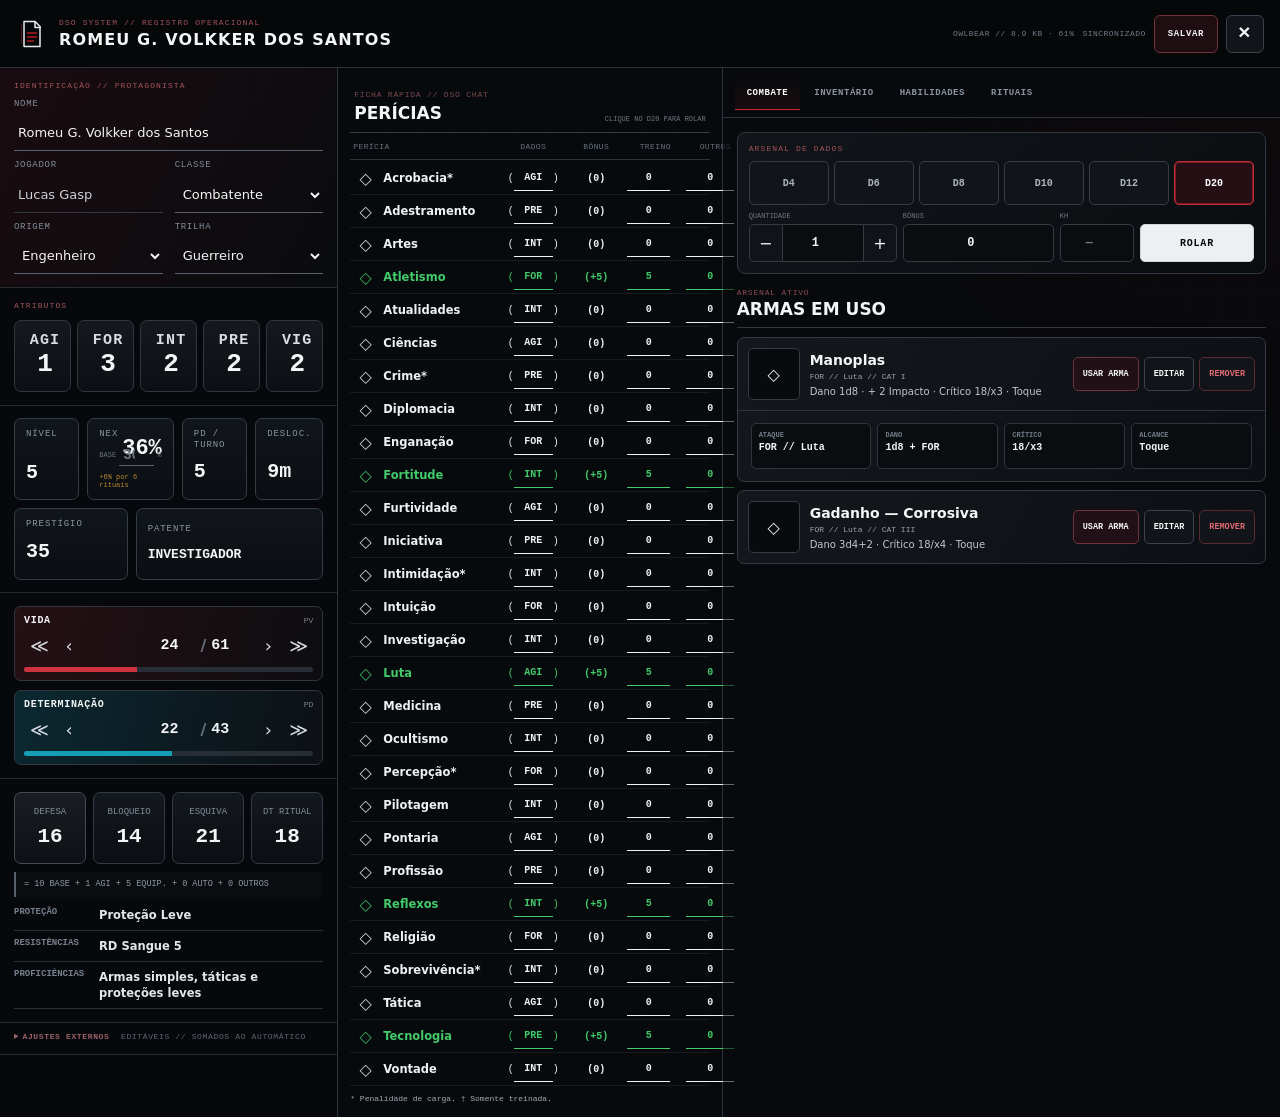
<file: __fixture.html>
<!doctype html>
<html lang="pt-BR">
<head>
  <meta charset="utf-8">
  <meta name="viewport" content="width=device-width,initial-scale=1">
  <meta name="theme-color" content="#07080a">
  <title>DSO System — Protagonista</title>
  <link rel="stylesheet" href="./sheet.css">
</head>
<body>
<main class="sheet-shell">
  <header class="sheet-top">
    <div class="top-brand">
      <img src="./icon.svg" alt="">
      <div><span>DSO SYSTEM // REGISTRO OPERACIONAL</span><strong id="topName">PROTAGONISTA</strong></div>
    </div>
    <div class="top-actions"><span id="storageState">OWLBEAR // —</span><span id="saveState">SINCRONIZADO</span><button id="saveBtn">SALVAR</button><button id="closeBtn" class="close" aria-label="Fechar">×</button></div>
  </header>

  <section class="character-layout">
    <aside class="core-column">
      <section class="core-section identity-section">
        <div class="section-kicker">IDENTIFICAÇÃO // PROTAGONISTA</div>
        <label class="field full"><span>NOME</span><input id="name" autocomplete="off"></label>
        <div class="identity-pair"><label class="field"><span>JOGADOR</span><output id="controllerName">MESTRE</output></label><label class="field"><span>CLASSE</span><select id="class"></select></label></div>
        <div class="identity-pair"><label class="field"><span>ORIGEM</span><select id="origin"></select></label><label class="field"><span>TRILHA</span><select id="trail"></select></label></div>
        <div id="originNotice" class="origin-notice hidden"></div>
      </section>

      <section class="core-section attribute-section">
        <div class="section-kicker">ATRIBUTOS</div>
        <div id="attributes" class="attributes"></div>
      </section>

      <section class="core-section progression-section">
        <div class="progression-grid">
          <label class="progress-cell"><span>NÍVEL</span><input id="level" type="number" min="1" max="20"></label>
          <div class="progress-cell nex-cell"><span>NEX</span><strong id="nexEffective">0%</strong><label>BASE <input id="nexBase" type="number" min="0" max="100">%</label><small id="nexBonus"></small></div>
          <div class="progress-cell"><span>PD / TURNO</span><strong id="pdRound">1</strong></div>
          <div class="progress-cell"><span>DESLOC.</span><strong id="movement">9m</strong></div>
        </div>
        <div class="progression-grid secondary"><label class="progress-cell"><span>PRESTÍGIO</span><input id="prestige" type="number" min="0" step="1"></label><div class="progress-cell patent-cell"><span>PATENTE</span><strong id="patent">RECRUTA</strong></div></div>
      </section>

      <section class="core-section resources-section">
        <div class="resource-block pv">
          <div class="resource-label"><span>VIDA</span><small>PV</small></div>
          <div class="resource-controls"><button data-resource-step="PV:-5">≪</button><button data-resource-step="PV:-1">‹</button><input id="pv" type="number"><b>/</b><output id="pvMax">0</output><button data-resource-step="PV:1">›</button><button data-resource-step="PV:5">≫</button></div>
          <div class="resource-track"><i id="pvFill"></i></div>
        </div>
        <div class="resource-block pd">
          <div class="resource-label"><span>DETERMINAÇÃO</span><small>PD</small></div>
          <div class="resource-controls"><button data-resource-step="PD:-5">≪</button><button data-resource-step="PD:-1">‹</button><input id="pd" type="number"><b>/</b><output id="pdMax">0</output><button data-resource-step="PD:1">›</button><button data-resource-step="PD:5">≫</button></div>
          <div class="resource-track"><i id="pdFill"></i></div>
        </div>
      </section>

      <section class="core-section defense-section">
        <div class="defense-row">
          <div class="defense-shield"><span>DEFESA</span><strong id="defense">10</strong></div>
          <div class="defense-stat"><span>BLOQUEIO</span><strong id="block">0</strong></div>
          <div class="defense-stat"><span>ESQUIVA</span><strong id="dodge">10</strong></div>
          <div class="defense-stat"><span>DT RITUAL</span><strong id="ritualDt">10</strong></div>
        </div>
        <div id="defenseFormula" class="formula-line"></div>
        <div class="core-lines"><div><span>PROTEÇÃO</span><strong id="protection">—</strong></div><div><span>RESISTÊNCIAS</span><strong id="resistances">—</strong></div><div><span>PROFICIÊNCIAS</span><strong id="proficiencies">—</strong></div></div>
      </section>

      <details class="core-section external-section">
        <summary>AJUSTES EXTERNOS <span>EDITÁVEIS // SOMADOS AO AUTOMÁTICO</span></summary>
        <div class="modifier-grid"><label><span>PV MÁX.</span><input id="pvBonus" type="number"></label><label><span>PD MÁX.</span><input id="pdBonus" type="number"></label><label><span>DEFESA</span><input id="defBonus" type="number"></label><label><span>DESLOC.</span><input id="movementBonus" type="number"></label><label><span>DT RITUAL</span><input id="ritualDtBonus" type="number"></label></div>
      </details>
    </aside>

    <section class="skills-column">
      <div class="skills-head"><div><span>FICHA RÁPIDA // DSO CHAT</span><strong>PERÍCIAS</strong></div><small>CLIQUE NO D20 PARA ROLAR</small></div>
      <div class="skill-table-head"><span>PERÍCIA</span><span>DADOS</span><span>BÔNUS</span><span>TREINO</span><span>OUTROS</span></div>
      <div id="skills" class="skill-rows"></div>
      <footer class="skill-foot">* Penalidade de carga. † Somente treinada.</footer>
    </section>

    <section class="workspace-column">
      <nav class="tabs" id="tabs"><button data-tab="combat" class="active">COMBATE</button><button data-tab="inventory">INVENTÁRIO</button><button data-tab="abilities">HABILIDADES</button><button data-tab="rituals">RITUAIS</button></nav>

      <section id="tab-combat" class="tab-panel active">
        <div class="dice-console">
          <div class="section-kicker">ARSENAL DE DADOS</div>
          <div class="dice-types" id="diceTypes"><button data-die="4">D4</button><button data-die="6">D6</button><button data-die="8">D8</button><button data-die="10">D10</button><button data-die="12">D12</button><button data-die="20" class="active">D20</button></div>
          <div class="dice-controls"><label class="stepper"><span>QUANTIDADE</span><div><button data-dice-qty="-1">−</button><input id="diceQty" type="number" min="1" max="30" value="1"><button data-dice-qty="1">+</button></div></label><label><span>BÔNUS</span><input id="diceBonus" type="number" value="0"></label><label><span>KH</span><input id="diceKh" type="number" min="0" max="30" placeholder="—"></label><button id="diceRoll" class="roll-primary">ROLAR</button></div>
        </div>
        <div class="module-head"><div><span>ARSENAL ATIVO</span><strong>ARMAS EM USO</strong></div></div>
        <div id="combatWeapons" class="combat-weapons"></div>
      </section>

      <section id="tab-inventory" class="tab-panel">
        <div class="library-toolbar"><div><span>ARQUIVO DSO // ALMOXARIFADO</span><strong>INVENTÁRIO</strong></div><button data-open-library="inventory">+ ADICIONAR ITEM</button></div>
        <div id="inventoryDashboard" class="inventory-dashboard">
          <div class="inventory-admin"><div class="inventory-admin-stat"><span>PRESTÍGIO</span><strong id="inventoryPrestige">0 PP</strong></div><div class="inventory-admin-stat"><span>PATENTE</span><strong id="inventoryPatent">RECRUTA</strong></div><div class="inventory-admin-stat"><span>CRÉDITO</span><strong id="inventoryCredit">BAIXO</strong></div></div>
          <div class="inventory-limits"><div class="inventory-limit-label"><span></span><b>I</b><b>II</b><b>III</b><b>IV</b></div><div class="inventory-limit-row"><span>LIMITE</span><strong id="limitCat1">0</strong><strong id="limitCat2">0</strong><strong id="limitCat3">0</strong><strong id="limitCat4">0</strong></div><div class="inventory-limit-row"><span>NO INVENTÁRIO</span><strong id="countCat1">0</strong><strong id="countCat2">0</strong><strong id="countCat3">0</strong><strong id="countCat4">0</strong></div></div>
          <div class="load-panel"><div class="load-head"><span>CARGA</span><strong id="loadNumbers">0 / 5</strong></div><div class="load-track"><i id="loadFill"></i><b id="loadHardMarker"></b></div><div class="load-foot"><span id="loadStatus">NORMAL</span><span id="loadHard">MÁX. ABSOLUTO 10</span></div></div>
          <div id="patentPrivilege" class="patent-privilege hidden"></div>
        </div>
        <div id="inventoryNotice" class="inventory-notice hidden"></div><div id="inventoryList" class="selected-list"></div>
      </section>

      <section id="tab-abilities" class="tab-panel"><div class="library-toolbar"><div><span>ARQUIVO DSO // CAPACIDADES</span><strong>HABILIDADES</strong></div><button data-open-library="abilities">+ ADICIONAR HABILIDADE</button></div><div id="abilityList" class="selected-list"></div></section>
      <section id="tab-rituals" class="tab-panel"><div class="library-toolbar"><div><span>ARQUIVO DSO // OCULTISMO</span><strong>RITUAIS</strong></div><button data-open-library="rituals">+ ADICIONAR RITUAL</button></div><div id="ritualList" class="selected-list"></div></section>
    </section>
  </section>

  <div id="libraryModal" class="library-modal hidden" aria-hidden="true"><div class="library-dialog"><header><div><span id="libraryEyebrow">ARQUIVO DSO</span><h2 id="libraryTitle">ADICIONAR</h2></div><button id="libraryClose" aria-label="Fechar">×</button></header><div class="library-controls"><div id="libraryPrimary" class="filter-row primary"></div><div id="librarySecondary" class="filter-row secondary"></div><div class="search-box"><span>⌕</span><input id="librarySearch" placeholder="Buscar no arquivo..."></div><div id="libraryCount" class="library-count"></div></div><div id="libraryResults" class="library-results"></div></div></div>

  <div id="enhancementModal" class="library-modal hidden" aria-hidden="true"><div class="enhancement-dialog"><header><div><span>ARQUIVO DSO // ALMOXARIFADO</span><h2 id="enhancementTitle">MELHORIAS</h2></div><button id="enhancementClose" aria-label="Fechar">×</button></header><div class="enhancement-tabs"><button data-enh-tab="mods" class="active">MODIFICAÇÕES</button><button data-enh-tab="curses">MALDIÇÕES</button></div><div id="enhancementMeta" class="enhancement-meta"></div><div id="enhancementResults" class="enhancement-results"></div></div></div>

  <div id="editorModal" class="library-modal hidden" aria-hidden="true"><form id="editorForm" class="editor-dialog"><header><div><span id="editorEyebrow">REGISTRO DSO // EDIÇÃO LOCAL</span><h2 id="editorTitle">EDITAR</h2></div><button type="button" id="editorClose" aria-label="Fechar">×</button></header><div id="editorBody" class="editor-body"></div><footer><button type="button" id="editorEnhancements" class="secondary hidden">MODIFICAÇÕES / MALDIÇÕES</button><span></span><button type="button" id="editorCancel" class="secondary">CANCELAR</button><button type="submit" class="primary">SALVAR ALTERAÇÕES</button></footer></form></div>

  <div id="rollPopup" class="roll-popup hidden" role="status" aria-live="polite"><button id="rollPopupClose" aria-label="Fechar">×</button><small id="rollPopupAuthor">PROTAGONISTA</small><strong id="rollPopupTitle">ROLAGEM</strong><span id="rollPopupSubtitle"></span><code id="rollPopupFormula">1d20</code><output id="rollPopupTotal">20</output><button id="rollPopupDamage" class="hidden">ROLAR DANO</button></div>

  <div id="locked" class="locked hidden">MODO DE CONSULTA // VOCÊ NÃO POSSUI CONTROLE DESTA FICHA</div><div id="toast" class="toast hidden"></div>
</main>

<script>
const q=s=>document.querySelector(s);
q('#topName').textContent='ROMEU G. VOLKKER DOS SANTOS';q('#storageState').textContent='OWLBEAR // 8.9 KB · 61%';q('#name').value='Romeu G. Volkker dos Santos';q('#controllerName').textContent='Lucas Gasp';
q('#class').innerHTML='<option>Combatente</option>';q('#origin').innerHTML='<option>Engenheiro</option>';q('#trail').innerHTML='<option>Guerreiro</option>';q('#level').value=5;q('#nexBase').value=30;q('#nexEffective').textContent='36%';q('#nexBonus').textContent='+6% por 6 rituais';q('#pdRound').textContent='5';q('#movement').textContent='9m';q('#prestige').value=35;q('#patent').textContent='INVESTIGADOR';
q('#pv').value=24;q('#pvMax').textContent='61';q('#pvFill').style.width='39%';q('#pd').value=22;q('#pdMax').textContent='43';q('#pdFill').style.width='51%';q('#defense').textContent='16';q('#block').textContent='14';q('#dodge').textContent='21';q('#ritualDt').textContent='18';q('#defenseFormula').textContent='= 10 BASE + 1 AGI + 5 EQUIP. + 0 AUTO + 0 OUTROS';q('#protection').textContent='Proteção Leve';q('#resistances').textContent='RD Sangue 5';q('#proficiencies').textContent='Armas simples, táticas e proteções leves';
q('#attributes').innerHTML=['AGI','FOR','INT','PRE','VIG'].map((x,i)=>`<label class="attr-card"><span>${x}</span><input value="${[1,3,2,2,2][i]}"></label>`).join('');
const names=['Acrobacia','Adestramento','Artes','Atletismo','Atualidades','Ciências','Crime','Diplomacia','Enganação','Fortitude','Furtividade','Iniciativa','Intimidação','Intuição','Investigação','Luta','Medicina','Ocultismo','Percepção','Pilotagem','Pontaria','Profissão','Reflexos','Religião','Sobrevivência','Tática','Tecnologia','Vontade'];
q('#skills').innerHTML=names.map((n,i)=>`<div class="skill-row ${[3,9,15,22,26].includes(i)?'training-5':''}"><div class="skill-identity"><button class="skill-roll"><span class="skill-d20">◇</span></button><span class="skill-name">${n}${i%6===0?'*':''}</span></div><label class="matrix-select-wrap">(<select><option>${['AGI','PRE','INT','FOR','INT'][i%5]}</option></select>)</label><output class="skill-bonus">(${[3,9,15,22,26].includes(i)?'+5':'0'})</output><select class="skill-training"><option>${[3,9,15,22,26].includes(i)?5:0}</option></select><input class="skill-other" value="0"></div>`).join('');
q('#combatWeapons').innerHTML=`<article class="weapon-card expanded"><div class="weapon-main"><div class="weapon-icon">◇</div><div class="weapon-copy"><strong>Manoplas</strong><span>FOR // Luta // CAT I</span><small>Dano 1d8 · + 2 Impacto · Crítico 18/x3 · Toque</small></div><div class="weapon-actions"><button class="use-weapon">USAR ARMA</button><button>EDITAR</button><button class="danger">REMOVER</button></div></div><div class="weapon-detail"><div class="weapon-stats"><span><b>ATAQUE</b>FOR // Luta</span><span><b>DANO</b>1d8 + FOR</span><span><b>CRÍTICO</b>18/x3</span><span><b>ALCANCE</b>Toque</span></div></div></article><article class="weapon-card"><div class="weapon-main"><div class="weapon-icon">◇</div><div class="weapon-copy"><strong>Gadanho — Corrosiva</strong><span>FOR // Luta // CAT III</span><small>Dano 3d4+2 · Crítico 18/x4 · Toque</small></div><div class="weapon-actions"><button class="use-weapon">USAR ARMA</button><button>EDITAR</button><button class="danger">REMOVER</button></div></div></article>`;
</script></body></html>
</file>
<file: sheet.css>
:root{
  font-family:Inter,ui-sans-serif,system-ui,-apple-system,BlinkMacSystemFont,"Segoe UI",sans-serif;color:#f4f5f6;background:#050608;color-scheme:dark;
  --bg:#050608;--panel:#0c0f13;--panel2:#12161b;--panel3:#171b21;--line:#2c333d;--line2:#3a434f;--text:#f4f5f6;--muted:#8f99a5;--muted2:#67717d;--accent:#b41f29;--accent2:#e33944;--wine:#1b0c10;--trained:#43ca6a;--expert:#4faaff;--veteran:#f0c94f;--mono:"SFMono-Regular",Consolas,"Liberation Mono",Menlo,monospace;
  --knowledge:#b9892e;--energy:#8f4eff;--death:#8e949c;--blood:#ed3544;--fear:#36a9ff;
}
*{box-sizing:border-box}html,body{margin:0;min-height:100%;background:#050608}button,input,select,textarea,output{font:inherit;color:inherit}button{cursor:pointer}.hidden{display:none!important}
.sheet-shell{min-height:100vh;background:radial-gradient(circle at 100% 0,rgba(181,29,38,.11),transparent 30%),linear-gradient(rgba(255,255,255,.009) 1px,transparent 1px),linear-gradient(90deg,rgba(255,255,255,.007) 1px,transparent 1px),#07090b;background-size:auto,32px 32px,32px 32px}
.sheet-top{position:sticky;top:0;z-index:40;min-height:68px;padding:10px 16px;display:flex;align-items:center;justify-content:space-between;gap:14px;background:rgba(6,8,10,.985);border-bottom:1px solid var(--line)}
.top-brand{display:flex;align-items:center;gap:11px;min-width:0}.top-brand img{width:32px;height:32px}.top-brand div{min-width:0}.top-brand span,.section-kicker{display:block;font:8px var(--mono);letter-spacing:.14em;color:#a4545b}.top-brand strong{display:block;margin-top:3px;font-size:16px;letter-spacing:.07em;white-space:nowrap;overflow:hidden;text-overflow:ellipsis}.top-actions{display:flex;align-items:center;gap:8px}.top-actions>span{font:8px var(--mono);color:#727c88;letter-spacing:.06em}.top-actions button{height:38px;border-radius:6px;border:1px solid #3a424d;background:#11151a;padding:0 13px;font:800 9px var(--mono);letter-spacing:.07em}.top-actions #saveBtn{border-color:#74323b;background:#1e0d11}.top-actions .close{width:38px;padding:0;font-size:21px}
.character-layout{display:grid;grid-template-columns:minmax(300px,.88fr) minmax(365px,1fr) minmax(480px,1.45fr);min-height:calc(100vh - 68px)}
.core-column,.skills-column,.workspace-column{min-width:0}.core-column{border-right:1px solid var(--line);background:rgba(7,9,12,.84)}.skills-column{border-right:1px solid var(--line);background:rgba(8,10,13,.82);padding:14px 12px}.workspace-column{background:rgba(8,10,13,.58)}
.core-section{padding:13px 14px;border-bottom:1px solid #252b33}.identity-section{background:linear-gradient(120deg,rgba(32,13,17,.72),rgba(11,13,16,.7))}.field{display:grid;gap:5px;margin-top:9px}.field>span,.progress-cell>span,.modifier-grid span{font:8px var(--mono);letter-spacing:.08em;color:#838d99}.field input,.field select,.progress-cell input,.modifier-grid input{width:100%;height:36px;border:0;border-bottom:1px solid #58616d;background:transparent;padding:0 4px;outline:0;font-size:12px}.field input:focus,.field select:focus,.progress-cell input:focus,.modifier-grid input:focus{border-bottom-color:#d24b55;background:rgba(255,255,255,.015)}.field output{height:36px;display:flex;align-items:center;border-bottom:1px solid #313841;padding:0 4px;font-size:12px;color:#ccd1d7}.identity-pair{display:grid;grid-template-columns:1fr 1fr;gap:12px}.origin-notice{margin-top:10px;padding:9px 10px;border-left:2px solid #9b3943;background:#150d10;font-size:10px;line-height:1.45;color:#b9c0c8}.origin-notice strong{color:#fff}
.attributes{display:grid;grid-template-columns:repeat(5,minmax(48px,1fr));gap:6px;margin-top:10px}.attr-card{min-height:72px;border:1px solid #303741;border-radius:7px;background:linear-gradient(180deg,#15191e,#0c0f13);display:grid;place-items:center;align-content:center;padding:6px}.attr-card span{font:900 15px var(--mono);letter-spacing:.08em;color:#d9dde2}.attr-card input{width:48px;border:0;background:transparent;text-align:center;font:900 26px var(--mono);outline:0;padding:0}.attr-card:focus-within{border-color:#7d3a43;background:#171216}
.progression-grid{display:grid;grid-template-columns:repeat(4,1fr);gap:6px}.progression-grid.secondary{grid-template-columns:1fr 2fr;margin-top:7px}.progress-cell{min-height:66px;border:1px solid #2d343e;border-radius:6px;background:#0c1014;padding:8px;display:grid;align-content:start;gap:4px}.progress-cell strong{font:900 17px var(--mono)}.progress-cell input{text-align:center;height:27px;font:900 14px var(--mono)}.nex-cell{grid-template-columns:1fr auto;grid-template-rows:auto auto auto}.nex-cell>span{grid-column:1;grid-row:1}.nex-cell>strong{grid-column:2;grid-row:1;align-self:center;font-size:20px}.nex-cell label{grid-column:1/-1;grid-row:2;font:7px var(--mono);color:#69737f;display:flex;align-items:center;gap:3px;min-width:0}.nex-cell label input{width:35px;height:22px}.nex-cell small{grid-column:1/-1;grid-row:3;color:#b88932;font:7px var(--mono);min-height:8px}.patent-cell strong{font-size:12px;line-height:1.2}
.resources-section{display:grid;gap:9px}.resource-block{border:1px solid #303741;border-radius:7px;background:#0c0f13;padding:8px 9px}.resource-block.pv{background:linear-gradient(100deg,#251014,#0d0d10)}.resource-block.pd{background:linear-gradient(100deg,#0b2831,#0d1014)}.resource-label{display:flex;justify-content:space-between;align-items:baseline}.resource-label span{font:900 10px var(--mono);letter-spacing:.07em}.resource-label small{font:8px var(--mono);color:#7c8793}.resource-controls{display:grid;grid-template-columns:30px 30px minmax(45px,1fr) auto 42px 30px 30px;align-items:center;margin-top:5px}.resource-controls button{height:30px;border:0;background:transparent;font-size:18px;color:#d8dde2}.resource-controls button:hover{background:rgba(255,255,255,.04)}.resource-controls input{height:30px;border:0;background:transparent;text-align:right;font:900 15px var(--mono);outline:0}.resource-controls b{padding:0 5px;color:#69737e}.resource-controls output{font:900 15px var(--mono)}.resource-track{height:5px;margin-top:6px;background:#282e36;border-radius:99px;overflow:hidden}.resource-track i{height:100%;display:block;width:0;transition:width .16s ease}.pv .resource-track i{background:#cf3340}.pd .resource-track i{background:#179eb7}
.defense-row{display:grid;grid-template-columns:1.2fr 1fr 1fr 1fr;gap:6px}.defense-shield,.defense-stat{min-height:66px;border:1px solid #303741;border-radius:6px;background:#0c1014;display:grid;place-items:center;align-content:center}.defense-shield{clip-path:polygon(8% 0,92% 0,100% 18%,92% 82%,50% 100%,8% 82%,0 18%)}.defense-row span{font:8px var(--mono);color:#838d99}.defense-row strong{font:900 20px var(--mono);margin-top:2px}.formula-line{margin:8px 0 0;padding:7px 8px;border-left:2px solid #575f69;background:#0a0d10;font:8px var(--mono);color:#8f99a5}.core-lines{display:grid;gap:7px;margin-top:10px}.core-lines>div{display:grid;grid-template-columns:78px minmax(0,1fr);gap:7px;align-items:start;border-bottom:1px solid #2a3038;padding-bottom:6px}.core-lines span{font:800 8px var(--mono);color:#77818d}.core-lines strong{font-size:10.5px;line-height:1.45;color:#e4e7ea}
.external-section{padding-top:9px}.external-section summary{cursor:pointer;font:800 8px var(--mono);letter-spacing:.08em;color:#9a6267}.external-section summary span{font-weight:400;color:#5f6873;margin-left:6px}.modifier-grid{display:grid;grid-template-columns:repeat(5,1fr);gap:6px;margin-top:10px}.modifier-grid label{display:grid;gap:4px}.modifier-grid input{text-align:center;font:800 11px var(--mono)}
.skills-head{display:flex;align-items:flex-end;justify-content:space-between;gap:10px;padding:0 4px 9px;border-bottom:1px solid #343b45}.skills-head span{font:8px var(--mono);letter-spacing:.1em;color:#7d4a50}.skills-head strong{display:block;margin-top:2px;font-size:17px}.skills-head small{font:7px var(--mono);color:#6d7782}.skill-table-head,.skill-row{display:grid;grid-template-columns:minmax(145px,1fr) 64px 56px 56px 58px;column-gap:3px;align-items:center}.skill-table-head{min-height:27px;padding:0 3px;border-bottom:1px solid #2d333b;color:#68727e;font:7px var(--mono);letter-spacing:.05em}.skill-table-head span:not(:first-child){text-align:center}.skill-rows{padding-top:2px}.skill-row{min-height:33px;padding:2px 3px;border-bottom:1px solid #171b20;color:#eff1f3}.skill-row:hover{background:rgba(255,255,255,.023)}.skill-identity{min-width:0;display:flex;align-items:center;gap:5px}.skill-name{min-width:0;overflow:hidden;text-overflow:ellipsis;white-space:nowrap;font-size:10.7px;font-weight:690}.skill-name input{width:110px!important;text-align:left!important}.skill-roll{width:25px;height:25px;display:grid;place-items:center;padding:0;border:0;border-radius:4px;background:transparent;color:currentColor;opacity:.86}.skill-roll:hover{background:rgba(255,255,255,.05);opacity:1}.skill-d20,.skill-d20 svg{width:19px;height:19px;display:block}.matrix-select-wrap{display:flex;align-items:center;justify-content:center;font:9px var(--mono)}.skill-row select,.skill-row input{height:25px;min-width:0;border:0;border-bottom:1px solid currentColor;border-radius:0;outline:0;background:transparent;color:currentColor;text-align:center;font:700 9px var(--mono)}.skill-row select{width:39px;appearance:none;text-align-last:center}.skill-row select option{background:#0c0f13;color:#eef0f2}.skill-training{width:43px!important}.skill-other{width:48px}.skill-bonus{text-align:center;font:760 9px var(--mono)}.skill-row.training-5{color:var(--trained)}.skill-row.training-10{color:var(--expert)}.skill-row.training-15{color:var(--veteran)}.skill-foot{margin-top:8px;font:7px var(--mono);color:#a5adb6}
.tabs{position:sticky;top:68px;z-index:30;display:flex;gap:2px;padding:8px 12px 7px;background:rgba(8,10,13,.98);border-bottom:1px solid var(--line)}.tabs button{height:34px;border:0;border-bottom:1px solid transparent;background:transparent;padding:0 12px;font:800 9px var(--mono);letter-spacing:.06em;color:#8a949f}.tabs button.active{color:#fff;border-bottom-color:#c92b36;background:linear-gradient(180deg,transparent,#190c10)}.tab-panel{display:none;padding:14px}.tab-panel.active{display:block}.module-head{display:flex;align-items:center;justify-content:space-between;margin:14px 0 9px;padding-bottom:8px;border-bottom:1px solid #303741}.module-head span,.library-toolbar span{display:block;font:8px var(--mono);letter-spacing:.1em;color:#8e4d54}.module-head strong,.library-toolbar strong{display:block;margin-top:2px;font-size:17px}
.dice-console{border:1px solid #303741;border-radius:8px;background:linear-gradient(145deg,#11151a,#0a0d10);padding:11px}.dice-types{display:grid;grid-template-columns:repeat(6,1fr);gap:5px;margin-top:8px}.dice-types button{height:44px;border:1px solid #343c47;border-radius:5px;background:#11151a;font:800 10px var(--mono);color:#aeb6bf}.dice-types button.active{border-color:#c32d39;background:#250f14;color:#fff;box-shadow:inset 0 0 0 1px #7a1d25}.dice-controls{display:grid;grid-template-columns:1.3fr .8fr .65fr 1fr;gap:6px;margin-top:7px}.dice-controls>label{display:grid;gap:4px}.dice-controls label>span{font:7px var(--mono);color:#6d7782}.dice-controls input{height:38px;border:1px solid #333b45;border-radius:5px;background:#0a0d10;text-align:center;font:900 12px var(--mono);outline:0}.stepper>div{display:grid;grid-template-columns:34px 1fr 34px}.stepper button{border:1px solid #333b45;background:#10141a}.stepper button:first-child{border-radius:5px 0 0 5px}.stepper button:last-child{border-radius:0 5px 5px 0}.stepper input{border-radius:0;border-left:0;border-right:0}.roll-primary{align-self:end;height:38px;border:1px solid #d2d6db;border-radius:5px;background:#edf0f3;color:#050608;font:900 10px var(--mono);letter-spacing:.08em}.roll-primary:hover{background:#fff}
.combat-weapons{display:grid;gap:8px}.weapon-card{border:1px solid #343b45;border-radius:7px;background:linear-gradient(120deg,#14181d,#0c0f13);overflow:hidden}.weapon-main{display:grid;grid-template-columns:52px minmax(0,1fr) auto;gap:10px;align-items:center;padding:10px}.weapon-icon{width:52px;height:52px;border:1px solid #333b44;border-radius:5px;background:#080a0d;display:grid;place-items:center;overflow:hidden}.weapon-icon img{width:100%;height:100%;object-fit:contain}.weapon-copy strong{display:block;font-size:14px}.weapon-copy span{display:block;margin-top:4px;font:8px var(--mono);color:#9ba4ae}.weapon-copy small{display:block;margin-top:5px;font-size:10px;color:#c0c6cc}.weapon-actions{display:flex;gap:5px;align-items:center}.weapon-actions button,.record-actions button{height:34px;border:1px solid #39424d;border-radius:5px;background:#11151a;padding:0 9px;font:800 8px var(--mono)}.weapon-actions .use-weapon{border-color:#71333c;background:#211015}.weapon-actions .danger,.record-actions .danger{border-color:#582a31;color:#df6a73}.weapon-detail{display:none;padding:12px 13px;border-top:1px solid #2e353e}.weapon-card.expanded .weapon-detail{display:block}.weapon-stats{display:grid;grid-template-columns:repeat(4,1fr);gap:6px}.weapon-stats span{min-height:46px;border:1px solid #2e353e;border-radius:5px;background:#0a0d10;padding:7px;font:800 10px var(--mono)}.weapon-stats b{display:block;margin-bottom:3px;font:700 7px var(--mono);color:#747e89}
.library-toolbar{display:flex;align-items:center;justify-content:space-between;gap:12px;margin-bottom:12px;padding-bottom:9px;border-bottom:1px solid #303741}.library-toolbar button{height:37px;border:1px solid #6d333b;border-radius:5px;background:#1c0d11;padding:0 12px;font:800 9px var(--mono)}
.inventory-dashboard{display:grid;grid-template-columns:1fr 1.2fr 1fr;gap:8px;margin-bottom:12px;padding:10px;border:1px solid #303741;border-radius:7px;background:#0d1014}.inventory-admin{display:grid;grid-template-columns:repeat(3,1fr);gap:5px}.inventory-admin-stat{border:1px solid #2f3640;border-radius:5px;background:#090c10;padding:7px}.inventory-admin-stat span,.load-head span,.inventory-limit-row>span{display:block;font:800 7px var(--mono);letter-spacing:.06em;color:#7d8792}.inventory-admin-stat strong{display:block;margin-top:5px;font:900 10px var(--mono)}.inventory-limits{display:grid;align-content:center;gap:4px;padding:0 7px;border-left:1px solid #292f37;border-right:1px solid #292f37}.inventory-limit-label,.inventory-limit-row{display:grid;grid-template-columns:minmax(85px,1fr) repeat(4,36px);gap:4px;align-items:center}.inventory-limit-label b{text-align:center;font:900 8px var(--mono);color:#828c97}.inventory-limit-row>strong{height:29px;border:1px solid #343c46;border-radius:4px;background:#090c10;display:grid;place-items:center;font:900 10px var(--mono)}.inventory-limit-row>strong.limit-over{border-color:#a83a45;background:#251014;color:#ff7d87}.load-panel{display:grid;align-content:center;gap:7px}.load-head,.load-foot{display:flex;align-items:center;justify-content:space-between}.load-head strong{font:900 12px var(--mono)}.load-foot{font:7px var(--mono);color:#747e89}.load-track{height:9px;border:1px solid #343b45;border-radius:99px;background:#080a0d;overflow:hidden;position:relative}.load-track i{position:absolute;inset:0 auto 0 0;width:0;background:#d5d9de}.load-track i.overloaded{background:#c9a03d}.load-track i.invalid{background:#c63c47}.patent-privilege{grid-column:1/-1;padding-top:8px;border-top:1px solid #2e353e;font-size:10px;line-height:1.45;color:#adb5be}.patent-privilege:before{content:'PRIVILÉGIO // ';font:800 7px var(--mono);color:#a6545b}.inventory-notice{margin-bottom:10px;padding:9px 10px;border-left:2px solid #a13b45;background:#170d10;font-size:10px}.inventory-notice strong{margin-right:6px}
.selected-list{display:grid;gap:8px}.collection-group{display:grid;gap:6px}.collection-group-title{display:flex;align-items:center;gap:8px;margin:7px 0 1px}.collection-group-title span{font:800 8px var(--mono);letter-spacing:.1em;color:#838d98}.collection-group-title i{height:1px;flex:1;background:#2a3038}.collection-group-title em{font:normal 8px var(--mono);color:#606a75}.selected-card{border:1px solid #333b45;border-radius:7px;background:#101419;overflow:hidden}.selected-main{display:grid;grid-template-columns:48px minmax(0,1fr) auto;gap:9px;align-items:center;padding:9px 10px}.selected-icon{width:48px;height:48px;border:1px solid #313842;border-radius:5px;background:#080a0d;display:grid;place-items:center;overflow:hidden;color:#77818c}.selected-icon img{width:100%;height:100%;object-fit:contain}.selected-info{min-width:0}.selected-info strong{display:block;font-size:13.5px;line-height:1.25}.selected-info span{display:block;margin-top:4px;font:8px var(--mono);line-height:1.35;color:#959faa}.selected-info small{display:block;margin-top:4px;font:7px var(--mono);color:#a6555d}.selected-actions{display:flex;flex-wrap:wrap;justify-content:flex-end;align-items:center;gap:5px}.selected-actions label{height:32px;display:flex;align-items:center;gap:4px;border:1px solid #343c46;border-radius:4px;padding:0 7px;font:800 7px var(--mono);color:#aeb6bf}.selected-actions input[type=number]{width:34px;border:0;background:transparent;text-align:center}.selected-actions button{height:32px;border:1px solid #39424d;border-radius:4px;background:#11151a;padding:0 8px;font:800 8px var(--mono)}.selected-actions button.use-weapon{border-color:#70313a;background:#201014}.selected-actions button.danger{color:#e56a74;border-color:#5b2a32}.selected-detail{display:none;padding:12px 13px;border-top:1px solid #2f363f}.selected-card.expanded .selected-detail{display:block}.record-actions{display:flex;justify-content:space-between;gap:8px;margin-top:12px;padding-top:10px;border-top:1px solid #2b323b}.description-html{font-size:11.5px;line-height:1.65;color:#d6dbe0}.description-html p:first-child{margin-top:0}.description-html p:last-child{margin-bottom:0}.meta-chips,.enhancement-chips,.ritual-rolls{display:flex;flex-wrap:wrap;gap:5px;margin-bottom:9px}.chip,.enh-chip,.element-tag,.ritual-roll{border:1px solid #3a424d;border-radius:4px;background:#0b0e12;padding:5px 7px;font:800 7.5px var(--mono);color:#acb4bd}.enh-chip b{margin-right:4px;color:#7c8691}.element-tag.knowledge{border-color:color-mix(in srgb,var(--knowledge) 60%,#333);color:#d4ab59}.element-tag.energy{border-color:color-mix(in srgb,var(--energy) 60%,#333);color:#b78aff}.element-tag.death{border-color:#616972;color:#afb4ba}.element-tag.blood{border-color:#8e3038;color:#ff6570}.element-tag.fear{border-color:#2d6f9e;color:#70c5ff}.ritual-roll{display:flex;align-items:center;gap:6px;padding:5px}.ritual-roll button{width:26px;height:26px;border:0;border-radius:3px;background:#161a1f;color:#fff}.ritual-roll strong{font-size:9px}.ritual-roll span{color:#7c8792}.selected-empty{padding:18px;border:1px dashed #323a44;border-radius:7px;text-align:center;color:#808a95;font-size:11px}
.library-modal{position:fixed;inset:0;z-index:80;background:rgba(0,0,0,.72);display:grid;place-items:center;padding:12px}.library-dialog,.enhancement-dialog,.editor-dialog{width:min(1050px,97vw);max-height:94vh;border:1px solid #3b434d;border-radius:9px;background:linear-gradient(145deg,#15181d,#090c0f 78%);box-shadow:0 30px 90px rgba(0,0,0,.72);display:grid;grid-template-rows:auto auto minmax(0,1fr);overflow:hidden}.library-dialog>header,.enhancement-dialog>header,.editor-dialog>header{display:flex;align-items:center;justify-content:space-between;padding:16px 18px;border-bottom:1px solid #303741;background:linear-gradient(90deg,#1e0c11,#111419)}.library-dialog header span,.enhancement-dialog header span,.editor-dialog header span{font:8px var(--mono);letter-spacing:.12em;color:#b95861}.library-dialog h2,.enhancement-dialog h2,.editor-dialog h2{margin:4px 0 0;font-size:21px}.library-dialog header button,.enhancement-dialog header button,.editor-dialog header button{width:39px;height:39px;border:1px solid #3b444f;border-radius:6px;background:#11151a;font-size:20px}.library-controls{padding:11px 14px;border-bottom:1px solid #303741}.filter-row{display:flex;gap:5px;flex-wrap:wrap}.filter-row+ .filter-row{margin-top:6px}.filter-row button{min-height:34px;border:1px solid #3a424d;border-radius:5px;background:#11151a;padding:0 11px;font:800 9px var(--mono);color:#aeb6bf}.filter-row button.active{border-color:#8d3440;background:#250f14;color:#fff}.search-box{height:46px;margin-top:9px;border:1px solid #343c46;border-radius:6px;background:#0a0d10;display:flex;align-items:center;gap:8px;padding:0 11px}.search-box span{font-size:20px;color:#818b96}.search-box input{flex:1;border:0;outline:0;background:transparent;font-size:12px}.library-count{margin-top:6px;font:8px var(--mono);color:#68727e}.library-results{min-height:0;overflow:auto;padding:10px 14px 15px;display:flex;flex-direction:column;gap:7px}.library-item{flex:0 0 auto;border:1px solid #323a44;border-radius:7px;background:#101419;overflow:hidden}.library-row{display:grid;grid-template-columns:minmax(0,1fr) auto;gap:10px;align-items:center;min-height:82px;padding:11px 12px}.library-copy strong{display:block;font-size:14px}.library-copy small{display:block;margin-top:4px;font:8.5px var(--mono);color:#959faa}.library-copy p{display:-webkit-box;margin:6px 0 0;font-size:11px;line-height:1.45;color:#b8c0c8;-webkit-line-clamp:2;-webkit-box-orient:vertical;overflow:hidden}.library-actions{display:flex;gap:5px}.library-actions button{width:38px;height:38px;border:1px solid #3b444f;border-radius:5px;background:#12161b;font-size:17px}.library-actions .add{font-size:21px}.library-actions .added{color:#58d77c}.library-description{display:none;padding:14px 15px 16px;border-top:1px solid #303741}.library-item.expanded .library-description{display:block}.ritual-meta{display:grid;grid-template-columns:repeat(6,minmax(90px,1fr));gap:5px;margin-bottom:10px}.ritual-meta span{border:1px solid #303741;border-radius:4px;background:#0a0d10;padding:7px;font-size:9px}.ritual-meta b{font:700 7px var(--mono);color:#727c87}.library-more{height:42px;border:1px solid #3a424d;border-radius:6px;background:#12161b;font:800 9px var(--mono);color:#d9dde1}.library-more span{color:#bf5962}
.enhancement-dialog{width:min(850px,96vw);grid-template-rows:auto auto auto minmax(0,1fr)}.enhancement-tabs{display:flex;padding:10px 13px 0;gap:5px}.enhancement-tabs button{height:36px;min-width:150px;border:1px solid #3a424d;border-radius:5px;background:#11151a;font:800 9px var(--mono)}.enhancement-tabs button.active{border-color:#7d3540;background:#251015}.enhancement-meta{display:flex;gap:6px;flex-wrap:wrap;padding:9px 13px 11px;border-bottom:1px solid #2b323b}.enhancement-meta span{border:1px solid #343c46;border-radius:4px;background:#0a0d10;padding:6px 8px;font:8px var(--mono);color:#929ca7}.enhancement-results{overflow:auto;padding:11px 13px 15px;display:grid;gap:7px}.enhancement-option{display:grid;grid-template-columns:minmax(0,1fr) auto;gap:10px;align-items:center;border:1px solid #333b45;border-radius:6px;background:#11151a;padding:11px 12px}.enhancement-option.selected{border-color:#654049;background:#1a1114}.enhancement-option.blocked{opacity:.52}.enhancement-name{display:flex;gap:6px;align-items:center;flex-wrap:wrap}.enhancement-name strong{font-size:13px}.enhancement-name span,.enhancement-name em{border:1px solid #424b56;border-radius:99px;padding:3px 6px;font:normal 7px var(--mono);color:#a9b1ba}.enhancement-option p{margin:6px 0 0;font-size:11px;line-height:1.5;color:#bac1c8}.enhancement-option small{display:block;margin-top:5px;font:8px var(--mono);color:#d27c84}.enhancement-option>button{height:36px;min-width:90px;border:1px solid #67333b;border-radius:5px;background:#211014;font:800 8px var(--mono)}
.editor-dialog{width:min(920px,97vw);grid-template-rows:auto minmax(0,1fr) auto}.editor-body{overflow:auto;padding:14px 16px 18px}.editor-grid{display:grid;grid-template-columns:repeat(4,minmax(120px,1fr));gap:10px}.editor-grid .span-2{grid-column:span 2}.editor-grid .span-4{grid-column:1/-1}.editor-field{display:grid;gap:5px}.editor-field>span{font:800 8px var(--mono);color:#87919d}.editor-field input,.editor-field select,.editor-field textarea{width:100%;min-height:38px;border:1px solid #333b45;border-radius:5px;background:#090c10;padding:7px 9px;outline:0;font-size:12px}.editor-field textarea{min-height:150px;resize:vertical;line-height:1.55}.editor-field input:focus,.editor-field select:focus,.editor-field textarea:focus{border-color:#7f3842}.editor-subhead{grid-column:1/-1;display:flex;align-items:center;gap:8px;margin-top:5px;font:800 8px var(--mono);letter-spacing:.08em;color:#aa555d}.editor-subhead:after{content:"";height:1px;flex:1;background:#2e353e}.extra-damage-list{grid-column:1/-1;display:grid;gap:6px}.extra-damage-row{display:grid;grid-template-columns:1fr 1fr auto;gap:6px}.extra-damage-row button{width:38px;border:1px solid #633139;border-radius:5px;background:#1e0e12;color:#e56d76}.editor-add-extra{grid-column:1/-1;justify-self:start;height:34px;border:1px solid #414a55;border-radius:5px;background:#12161b;padding:0 10px;font:800 8px var(--mono)}.editor-dialog>footer{display:grid;grid-template-columns:auto 1fr auto auto;gap:7px;padding:11px 14px;border-top:1px solid #303741;background:#0b0e12}.editor-dialog>footer button{height:38px;border-radius:5px;padding:0 12px;font:800 9px var(--mono)}.editor-dialog>footer .secondary{border:1px solid #3a424d;background:#11151a}.editor-dialog>footer .primary{border:1px solid #7b343e;background:#241015}
.roll-popup{position:fixed;z-index:100;right:18px;top:82px;width:min(350px,calc(100vw - 36px));border:1px solid #59626d;border-top:3px solid #c62f3a;border-radius:8px;background:linear-gradient(145deg,#171b20,#0d1014);box-shadow:0 18px 55px rgba(0,0,0,.65);padding:13px 14px 14px;display:grid;gap:5px}.roll-popup>button#rollPopupClose{position:absolute;right:7px;top:6px;width:30px;height:30px;border:0;background:transparent;font-size:19px}.roll-popup small{padding-right:30px;font:8px var(--mono);letter-spacing:.08em;color:#909aa5}.roll-popup>strong{font-size:14px;line-height:1.3}.roll-popup>span{font-size:10px;color:#aeb6bf}.roll-popup code{margin-top:4px;padding:7px 8px;border:1px solid #39414b;border-radius:4px;background:#090c10;text-align:center;font:800 11px var(--mono)}.roll-popup output{display:block;border:1px solid #49535e;border-radius:5px;background:#edf0f2;color:#050608;text-align:center;font:900 29px var(--mono);line-height:48px}.roll-popup #rollPopupDamage{height:36px;border:1px solid #79343e;border-radius:5px;background:#231015;font:900 9px var(--mono)}.roll-popup.critical{border-top-color:#e6bd4a}.roll-popup.critical output{background:#f0cc60}
.locked{position:fixed;left:50%;bottom:14px;z-index:60;transform:translateX(-50%);border:1px solid #6d333b;border-radius:6px;background:#1d0d11;padding:8px 12px;font:800 8px var(--mono);color:#e7c6c9}.loading{position:fixed;inset:68px 0 0;z-index:70;background:#07090b;display:grid;place-items:center;font:800 10px var(--mono);letter-spacing:.1em;color:#9ba4ae}.toast{position:fixed;left:50%;bottom:18px;z-index:110;transform:translateX(-50%);border:1px solid #454e59;border-radius:6px;background:#14181d;padding:9px 13px;font:800 8px var(--mono);box-shadow:0 10px 30px rgba(0,0,0,.5)}
@media(max-width:1250px){.character-layout{grid-template-columns:minmax(285px,.82fr) minmax(340px,1fr) minmax(430px,1.25fr)}.skill-table-head,.skill-row{grid-template-columns:minmax(130px,1fr) 58px 50px 50px 52px}.inventory-dashboard{grid-template-columns:1fr}.inventory-limits{border:0;border-top:1px solid #292f37;border-bottom:1px solid #292f37;padding:8px 0}.patent-privilege{grid-column:auto}.weapon-actions{flex-direction:column;align-items:stretch}}
@media(max-width:1000px){.character-layout{grid-template-columns:minmax(285px,.9fr) minmax(360px,1.1fr)}.workspace-column{grid-column:1/-1;border-top:1px solid var(--line)}.tabs{top:68px}.skills-column{border-right:0}.workspace-column .tab-panel{min-height:420px}.weapon-actions{flex-direction:row}.inventory-dashboard{grid-template-columns:1fr 1.2fr 1fr}.patent-privilege{grid-column:1/-1}}
@media(max-width:720px){.sheet-top{padding:8px 10px}.top-actions>span{display:none}.character-layout{display:block}.core-column,.skills-column{border-right:0}.skills-column{padding:12px 9px}.attributes{grid-template-columns:repeat(5,1fr)}.progression-grid{grid-template-columns:repeat(2,1fr)}.defense-row{grid-template-columns:repeat(2,1fr)}.modifier-grid{grid-template-columns:repeat(2,1fr)}.skill-table-head,.skill-row{grid-template-columns:minmax(120px,1fr) 52px 48px 48px 50px}.inventory-dashboard{grid-template-columns:1fr}.dice-controls{grid-template-columns:1fr 1fr}.roll-primary{height:42px}.selected-main{grid-template-columns:42px minmax(0,1fr)}.selected-icon{width:42px;height:42px}.selected-actions{grid-column:1/-1;justify-content:flex-start}.weapon-main{grid-template-columns:44px minmax(0,1fr)}.weapon-icon{width:44px;height:44px}.weapon-actions{grid-column:1/-1;justify-content:flex-start}.weapon-stats{grid-template-columns:repeat(2,1fr)}.editor-grid{grid-template-columns:repeat(2,1fr)}.editor-grid .span-4{grid-column:1/-1}.ritual-meta{grid-template-columns:repeat(2,1fr)}}


/* ==========================================================================
   v0.5.1 — TECH NOIR DSO / UX POLISH PASS
   ========================================================================== */
/* Functional typography grows; decorative microtype stays compact. */
.field>span,.progress-cell>span,.modifier-grid span,.inventory-admin-stat span,.load-head span,.inventory-limit-row>span,.core-lines span,.defense-row span,.editor-field>span{font-size:9px;line-height:1.25}
.field input,.field output,.field select{font-size:13px}.core-lines strong{font-size:11.5px}.skill-name{font-size:11.5px}.skill-row select,.skill-row input,.matrix-select-wrap,.skill-bonus{font-size:10px}.skill-table-head{font-size:8px}.skill-foot{font-size:8px}.selected-info span{font-size:9px}.selected-info small{font-size:8px}.selected-actions label,.selected-actions button,.weapon-actions button,.record-actions button{font-size:8.5px}.chip,.enh-chip,.element-tag,.ritual-roll{font-size:8.2px}.description-html{font-size:12.5px;line-height:1.68}.inventory-admin-stat strong{font-size:12px}.inventory-limit-label b{font-size:9px}.inventory-limit-row>strong{font-size:11.5px}.load-foot{font-size:8px}.patent-privilege{font-size:11px}.patent-privilege:before{font-size:8px}

/* Identity selects: deterministic dark Tech Noir menu instead of OS-native white dropdown. */
.native-select-proxy{position:absolute!important;width:1px!important;height:1px!important;opacity:0!important;pointer-events:none!important;clip-path:inset(50%)!important}
.dso-select{position:relative;margin-top:0;z-index:8}.dso-select-trigger{width:100%;height:38px;border:0;border-bottom:1px solid #59636f;background:linear-gradient(180deg,rgba(255,255,255,.012),rgba(255,255,255,0));padding:0 5px;display:flex;align-items:center;justify-content:space-between;gap:8px;text-align:left;color:#f4f6f8}.dso-select-trigger b{font-size:13px;font-weight:650;white-space:nowrap;overflow:hidden;text-overflow:ellipsis}.dso-select-trigger i{font:normal 16px/1 var(--mono);color:#9aa4af;transition:transform .14s ease}.dso-select.open .dso-select-trigger{border-bottom-color:#d24b55;background:#160d10}.dso-select.open .dso-select-trigger i{transform:rotate(180deg);color:#fff}.dso-select-trigger:disabled{opacity:.5;cursor:not-allowed}.dso-select-menu{display:none;position:absolute;z-index:160;top:calc(100% + 5px);left:0;right:0;max-height:290px;overflow:auto;padding:5px;border:1px solid #46505c;border-radius:6px;background:#0b0e12;box-shadow:0 22px 55px rgba(0,0,0,.78)}.dso-select.open .dso-select-menu{display:grid;gap:2px}.dso-select-menu button{min-height:36px;border:1px solid transparent;border-radius:4px;background:transparent;padding:0 9px;text-align:left;font-size:12px;color:#c8ced5}.dso-select-menu button:hover{background:#151a20;border-color:#303944;color:#fff}.dso-select-menu button.selected{background:#261015;border-color:#75323b;color:#fff}.identity-section{overflow:visible}.core-column{overflow:visible}

/* Origin feedback is toast-only in 0.5.1. */
.origin-notice{display:none!important}
.toast{min-width:min(430px,calc(100vw - 28px));max-width:560px;left:50%;bottom:20px;z-index:180;border-color:#4b5663;border-left:3px solid #b52c36;border-radius:7px;background:linear-gradient(135deg,#161b21,#0b0e12);padding:11px 14px;display:grid;gap:4px;text-align:left}.toast strong{font:900 9px var(--mono);letter-spacing:.08em;color:#e9edf0}.toast span{font-size:11.5px;line-height:1.45;color:#aeb7c1}.toast.danger{border-left-color:#e14b55}.toast.success{border-left-color:#4dcf75}

/* Progression is a single engineered instrument cluster, not squeezed mini-cards. */
.progression-section{padding-top:12px;padding-bottom:12px}.progression-grid{gap:8px}.progress-cell{min-height:82px;border-color:#333c47;border-radius:7px;background:linear-gradient(180deg,#11161b,#0b0e12);padding:10px 11px;display:flex;flex-direction:column;justify-content:space-between;align-items:stretch}.progress-cell>span{letter-spacing:.1em;color:#8c96a2}.progress-cell strong,.progress-cell>input{display:flex;align-items:center;min-height:34px;font:900 20px/1 var(--mono);color:#f5f6f7}.progress-cell>input{width:100%;border:0!important;background:transparent!important;padding:0;text-align:left;outline:0}.progress-cell:focus-within{border-color:#6c3b43;background:linear-gradient(180deg,#171519,#0c0e12)}.nex-cell{display:grid;grid-template-columns:1fr auto;grid-template-rows:auto 1fr auto;align-items:start}.nex-cell>span{grid-column:1;grid-row:1}.nex-cell>strong{grid-column:2;grid-row:1/3;align-self:center;font-size:22px}.nex-breakdown{grid-column:1/-1;grid-row:3;display:flex;align-items:center;justify-content:space-between;gap:5px;min-width:0;border-top:1px solid #272e36;padding-top:6px}.nex-breakdown label{font:800 8px var(--mono);color:#78838f;display:flex;align-items:center;gap:3px}.nex-breakdown label input{width:34px;height:20px!important;border:0!important;border-bottom:1px solid #59636e!important;background:transparent!important;padding:0;text-align:center;font:900 10px var(--mono)}.nex-breakdown small{min-width:0;overflow:hidden;text-overflow:ellipsis;white-space:nowrap;font:800 8px var(--mono);color:#c89a43}.progression-grid.secondary{grid-template-columns:1fr 1.65fr;gap:8px;margin-top:8px}.progression-grid.secondary .progress-cell{min-height:66px}.patent-cell{justify-content:center}.patent-cell>span{margin-bottom:7px}.patent-cell strong{min-height:0;font-size:13px;line-height:1.3;align-items:flex-start}

/* Defense returns to the restrained rectangular family. */
.defense-row{grid-template-columns:repeat(4,1fr);gap:7px}.defense-shield,.defense-stat{min-height:72px;border:1px solid #333c46;border-radius:7px;background:linear-gradient(180deg,#14191f,#0b0e12);display:flex;flex-direction:column;align-items:center;justify-content:center;gap:6px;clip-path:none!important}.defense-shield{background:linear-gradient(180deg,#1a1e23,#0d1014);border-color:#424b56}.defense-row strong{font-size:21px;margin:0}.formula-line{font-size:8.5px;line-height:1.4}

/* Inventory dashboard: three administrative cards on top, logistics below. */
.inventory-dashboard{grid-template-columns:minmax(0,1.45fr) minmax(220px,.8fr);grid-template-areas:"admin admin" "limits load" "priv priv";gap:10px;padding:12px;background:linear-gradient(145deg,#101419,#090c10)}.inventory-admin{grid-area:admin;grid-template-columns:repeat(3,minmax(0,1fr));gap:8px}.inventory-admin-stat{min-height:68px;padding:10px 11px;display:flex;flex-direction:column;justify-content:space-between;background:linear-gradient(180deg,#13181e,#0a0d11);border-color:#37414c}.inventory-limits{grid-area:limits;border:1px solid #2f3741;border-radius:6px;padding:10px 11px;background:#0a0d11;align-content:center}.load-panel{grid-area:load;border:1px solid #2f3741;border-radius:6px;padding:10px 11px;background:#0a0d11;align-content:center}.patent-privilege{grid-area:priv}.load-track{height:11px}.load-head strong{font-size:14px}.inventory-notice{border-radius:5px;font-size:11px;line-height:1.45}

/* Modal layering: library < editor < nested enhancement < toast/result. */
#libraryModal{z-index:100}#editorModal{z-index:120}#enhancementModal{z-index:140;background:rgba(0,0,0,.78)}.roll-popup{z-index:170}.nested-modal-open #editorModal .editor-dialog{filter:saturate(.72) brightness(.75)}

/* Editor becomes a coherent Tech Noir instrument, not one large form grid. */
.editor-dialog{width:min(980px,97vw);border-color:#46505b;background:linear-gradient(145deg,#12171c,#080b0e 78%)}.editor-body{padding:14px 16px 20px}.editor-stack{display:grid;gap:11px}.editor-section{border:1px solid #303944;border-radius:7px;background:linear-gradient(145deg,#101419,#090c10);overflow:hidden}.editor-section>header{padding:9px 11px;border-bottom:1px solid #2c343e;background:linear-gradient(90deg,#151a20,#0d1014);display:flex;align-items:baseline;gap:9px}.editor-section>header span{font:800 8px var(--mono);letter-spacing:.1em;color:#a6535b}.editor-section>header strong{font-size:12px;letter-spacing:.03em}.editor-section-grid{display:grid;grid-template-columns:repeat(4,minmax(120px,1fr));gap:10px;padding:11px}.editor-field{gap:6px}.editor-field>span{color:#929ca7;font-weight:800}.editor-field input,.editor-field select,.editor-field textarea{min-height:42px;border-color:#35404b;background:#080b0e;padding:8px 10px;font-size:13px}.editor-field select option{background:#0b0e12;color:#f2f4f6}.editor-field textarea{min-height:145px;font-size:12.5px;line-height:1.6}.editor-field input:focus,.editor-field select:focus,.editor-field textarea:focus{border-color:#a0444e;box-shadow:0 0 0 1px rgba(160,68,78,.16)}.editor-section-grid .span-2{grid-column:span 2}.editor-section-grid .span-4{grid-column:1/-1}.editor-subhead{display:none}.description-section .editor-section-grid{display:block}.description-section .editor-field{display:grid}

/* Damage extras are first-class components. */
.extra-section .editor-section-grid{display:block}.extra-damage-list{display:grid;gap:8px}.extra-damage-card{display:grid;grid-template-columns:88px minmax(120px,1fr) minmax(180px,1fr) 40px;gap:8px;align-items:end;border:1px solid #353e49;border-left:2px solid #a5353f;border-radius:6px;background:#0b0f13;padding:9px}.extra-damage-card label{display:grid;gap:5px}.extra-damage-card label>span,.extra-damage-index span{font:800 8px var(--mono);letter-spacing:.07em;color:#818c98}.extra-damage-index{align-self:center}.extra-damage-index strong{display:block;margin-top:3px;font:900 15px var(--mono);color:#dbe0e5}.extra-damage-card input,.extra-damage-card select{height:40px;border:1px solid #35404b;border-radius:5px;background:#070a0d;padding:0 9px;font-size:12.5px}.extra-remove{height:40px;border:1px solid #663039!important;border-radius:5px;background:#200e12!important;color:#ef737d!important;font-size:17px}.editor-add-extra{margin-top:8px;height:38px;font-size:8.5px;border-color:#47525e;background:#12171c}

/* Button hierarchy. */
.editor-dialog>footer{padding:12px 15px;background:#090c10}.editor-dialog>footer button{height:40px;font-size:9px}.editor-dialog>footer .primary{border-color:#9f3e49;background:linear-gradient(180deg,#35131a,#211014);color:#fff}.editor-dialog>footer .secondary{background:#11161b}.editor-dialog>footer #editorEnhancements{border-color:#6b4650;color:#e0c4c8}

@media(max-width:1250px){.inventory-dashboard{grid-template-columns:minmax(0,1.35fr) minmax(210px,.8fr);grid-template-areas:"admin admin" "limits load" "priv priv"}.inventory-limits{border:1px solid #2f3741;padding:10px 11px}.patent-privilege{grid-column:auto}}
@media(max-width:1000px){.inventory-dashboard{grid-template-columns:minmax(0,1.35fr) minmax(210px,.8fr)}.editor-section-grid{grid-template-columns:repeat(2,minmax(120px,1fr))}.editor-section-grid .span-4{grid-column:1/-1}.extra-damage-card{grid-template-columns:70px 1fr 1fr 40px}}
@media(max-width:720px){.progression-grid{grid-template-columns:repeat(2,1fr)}.progression-grid.secondary{grid-template-columns:1fr 1.5fr}.inventory-dashboard{grid-template-columns:1fr;grid-template-areas:"admin" "limits" "load" "priv"}.inventory-admin{grid-template-columns:1fr}.extra-damage-card{grid-template-columns:1fr 40px}.extra-damage-index{grid-column:1/-1}.extra-damage-card label{grid-column:1}.extra-remove{grid-column:2;grid-row:2}.editor-section-grid{grid-template-columns:1fr}.editor-section-grid .span-2,.editor-section-grid .span-4{grid-column:1}.dso-select-menu{max-height:240px}}
</file>
